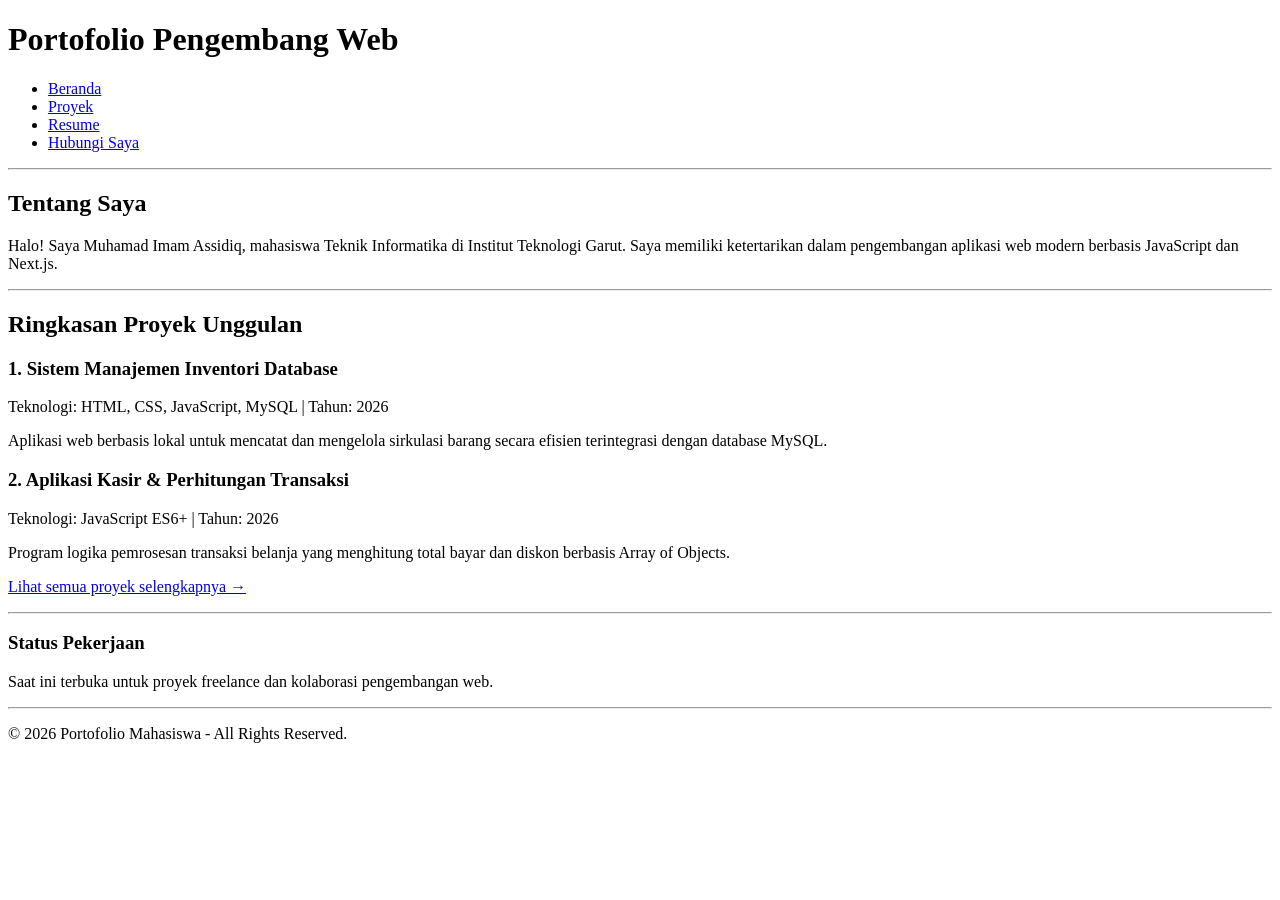
<file: modul-2/index.html>
<!DOCTYPE html>
<html lang="id">
<head>
    <meta charset="UTF-8">
    <meta name="viewport" content="width=device-width, initial-scale=1.0">
    <title>Modul 2 - Web Portofolio Mahasiswa</title>
</head>
<body>
 
    <header>
        <h1>Portofolio Pengembang Web</h1>
        <nav>
            <ul>
                <li><a href="index.html">Beranda</a></li>
                <li><a href="proyek.html">Proyek</a></li>
                <li><a href="resume.html">Resume</a></li>
                <li><a href="kontak.html">Hubungi Saya</a></li>
            </ul>
        </nav>
    </header>
    
    <hr>
    
    <main>
        <section id="tentang">
            <h2>Tentang Saya</h2>
            <p>Halo! Saya Muhamad Imam Assidiq, mahasiswa Teknik Informatika di Institut Teknologi Garut. Saya memiliki ketertarikan dalam pengembangan aplikasi web modern berbasis JavaScript dan Next.js.</p>
        </section>
        
        <hr>
        
        <section id="proyek-ringkasan">
            <h2>Ringkasan Proyek Unggulan</h2>

            <article>
                <header>
                    <h3>1. Sistem Manajemen Inventori Database</h3>
                    <p>Teknologi: HTML, CSS, JavaScript, MySQL | Tahun: <time datetime="2026">2026</time></p>
                </header>
                <p>Aplikasi web berbasis lokal untuk mencatat dan mengelola sirkulasi barang secara efisien terintegrasi dengan database MySQL.</p>
            </article>

            <article>
                <header>
                    <h3>2. Aplikasi Kasir & Perhitungan Transaksi</h3>
                    <p>Teknologi: JavaScript ES6+ | Tahun: <time datetime="2026">2026</time></p>
                </header>
                <p>Program logika pemrosesan transaksi belanja yang menghitung total bayar dan diskon berbasis Array of Objects.</p>
            </article>

            <p><a href="proyek.html">Lihat semua proyek selengkapnya &rarr;</a></p>
        </section>

        <hr>
    </main>

    <aside>
        <h3>Status Pekerjaan</h3>
        <p>Saat ini terbuka untuk proyek freelance dan kolaborasi pengembangan web.</p>
    </aside>

    <hr>

    <footer>
        <p>&copy; 2026 Portofolio Mahasiswa - All Rights Reserved.</p>
    </footer>

</body>
</html>
</file>
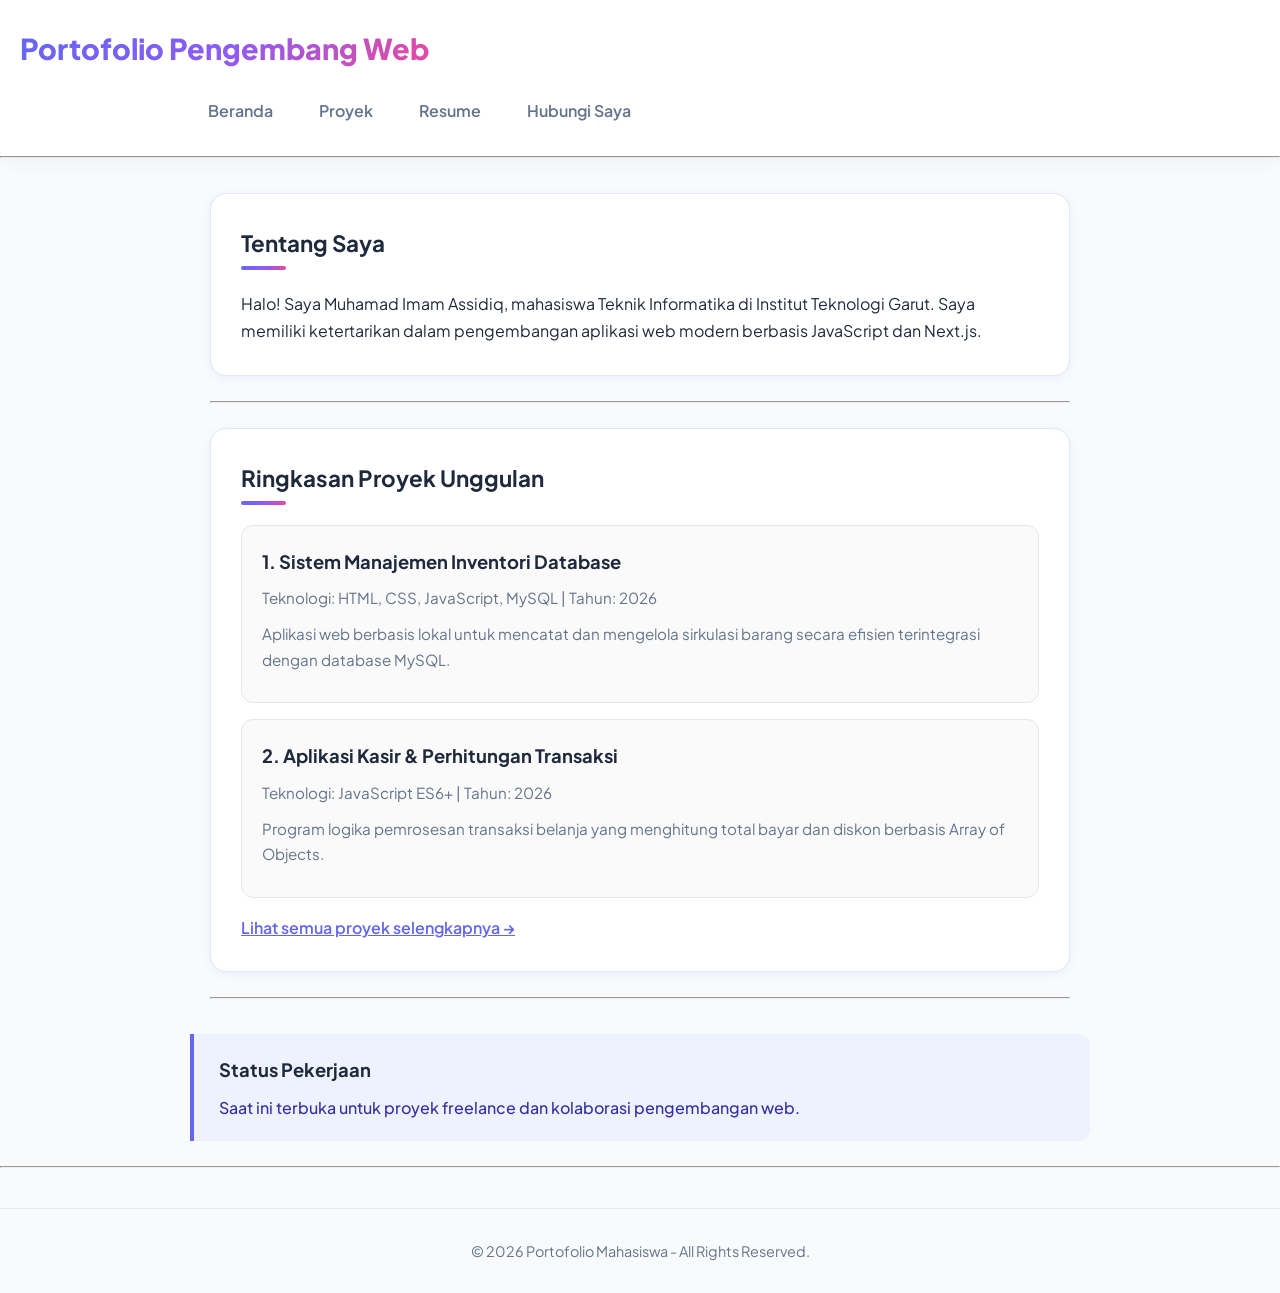
<file: modul-3/index.html>
<!DOCTYPE html>
<html lang="id">
<head>
    <meta charset="UTF-8">
    <meta name="viewport" content="width=device-width, initial-scale=1.0">
    <title>Modul 3 - Web Portofolio Mahasiswa</title>
    <link rel="stylesheet" href="style.css">
</head>
<body>
 
    <header>
        <h1>Portofolio Pengembang Web</h1>
        <nav>
            <ul>
                <li><a href="index.html">Beranda</a></li>
                <li><a href="proyek.html">Proyek</a></li>
                <li><a href="resume.html">Resume</a></li>
                <li><a href="kontak.html">Hubungi Saya</a></li>
            </ul>
        </nav>
    </header>
    
    <hr>
    
    <main>
        <section id="tentang">
            <h2>Tentang Saya</h2>
            <p>Halo! Saya Muhamad Imam Assidiq, mahasiswa Teknik Informatika di Institut Teknologi Garut. Saya memiliki ketertarikan dalam pengembangan aplikasi web modern berbasis JavaScript dan Next.js.</p>
        </section>
        
        <hr>
        
        <section id="proyek-ringkasan">
            <h2>Ringkasan Proyek Unggulan</h2>

            <article>
                <header>
                    <h3>1. Sistem Manajemen Inventori Database</h3>
                    <p>Teknologi: HTML, CSS, JavaScript, MySQL | Tahun: <time datetime="2026">2026</time></p>
                </header>
                <p>Aplikasi web berbasis lokal untuk mencatat dan mengelola sirkulasi barang secara efisien terintegrasi dengan database MySQL.</p>
            </article>

            <article>
                <header>
                    <h3>2. Aplikasi Kasir & Perhitungan Transaksi</h3>
                    <p>Teknologi: JavaScript ES6+ | Tahun: <time datetime="2026">2026</time></p>
                </header>
                <p>Program logika pemrosesan transaksi belanja yang menghitung total bayar dan diskon berbasis Array of Objects.</p>
            </article>

            <p><a href="proyek.html">Lihat semua proyek selengkapnya &rarr;</a></p>
        </section>

        <hr>
    </main>

    <aside>
        <h3>Status Pekerjaan</h3>
        <p>Saat ini terbuka untuk proyek freelance dan kolaborasi pengembangan web.</p>
    </aside>

    <hr>

    <footer>
        <p>&copy; 2026 Portofolio Mahasiswa - All Rights Reserved.</p>
    </footer>

</body>
</html>
</file>
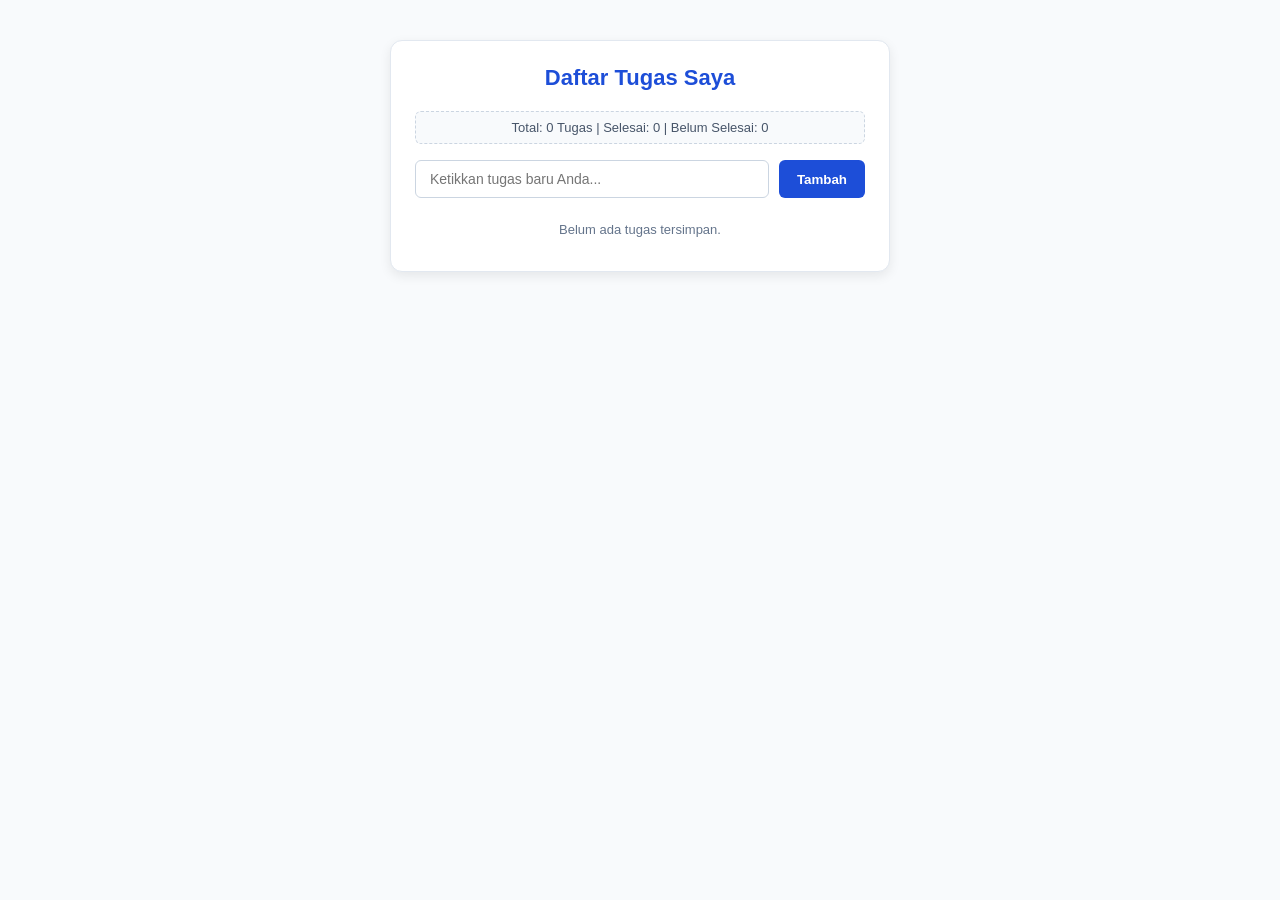
<file: modul-5/index.html>
<!DOCTYPE html>
<html lang="id">
<head>
    <meta charset="UTF-8">
    <meta name="viewport" content="width=device-width, initial-scale=1.0">
    <title>Aplikasi To-Do List - Modul 5</title>
    <link rel="stylesheet" href="style.css">
</head>
<body>
    <div class="floating-notification" id="floatingNotification"></div>
    <div class="todo-app">
        <h2>Daftar Tugas Saya</h2>
        
        <!-- Fitur 1: Penghitung Jumlah Tugas -->
        <div id="taskCounter" class="task-counter">Total: 0 Tugas | Selesai: 0 | Belum Selesai: 0</div>

        <!-- Form Input Tugas -->
        <form id="todoForm" novalidate>
            <div class="input-section">
                <input type="text" id="taskInput" placeholder="Ketikkan tugas baru Anda...">
                <button type="submit" class="add-btn">Tambah</button>
            </div>
            <div class="error-message" id="inputError">Tugas tidak boleh kosong atau kurang dari 3 karakter!</div>
        </form>
        
        <!-- Daftar Tugas -->
        <ul class="todo-list" id="todoList"></ul>
        
        <!-- Fitur 2: Tombol Bersihkan Tugas Selesai -->
        <button id="clearCompletedBtn" class="clear-btn" style="display: none;">Bersihkan Tugas Selesai</button>
    </div>
    <script src="script.js"></script>
</body>
</html>
</file>
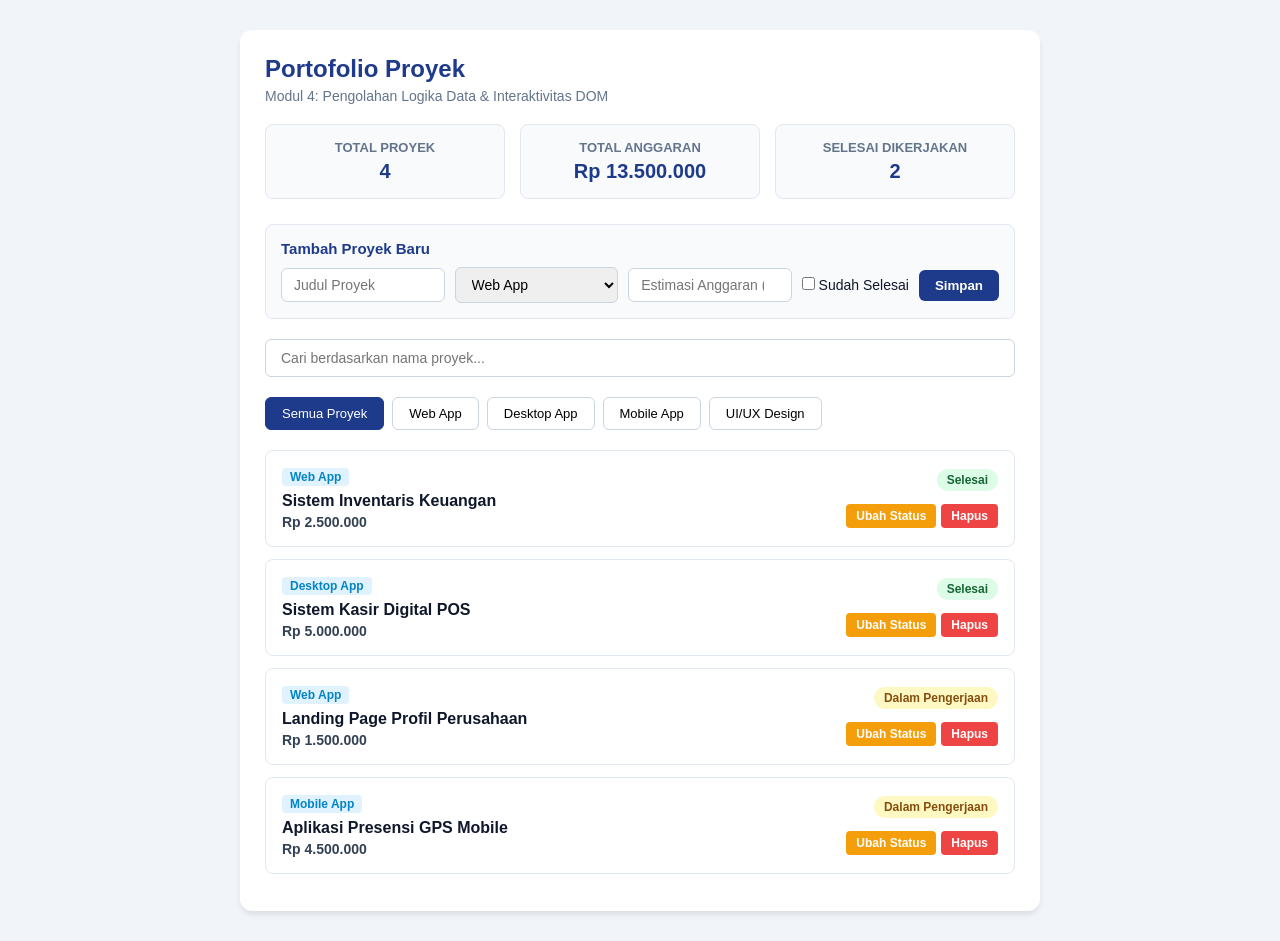
<file: modul_4/index.html>
<!DOCTYPE html>
<html lang="id">
<head>
 <meta charset="UTF-8">
 <meta name="viewport" content="width=device-width, initial-scale=1.0">
 <title>Dashboard Portofolio Proyek - Modul 4</title>
 <style>
 * { box-sizing: border-box; margin: 0; padding: 0; font-family: 'Segoe UI', Tahoma, Geneva, sans-serif; }
 body { background-color: #f1f5f9; color: #0f172a; padding: 30px 15px; }
 .container { max-width: 800px; margin: 0 auto; background: #ffffff; border-radius: 12px; padding: 25px; box-shadow: 0 4px 6px -1px rgba(0, 0, 0, 0.1); }
 h1 { color: #1e3a8a; font-size: 24px; margin-bottom: 5px; }
 p.subtitle { color: #64748b; margin-bottom: 20px; font-size: 14px; }
 .stats-grid { display: grid; grid-template-columns: repeat(auto-fit, minmax(200px, 1fr)); gap: 15px; margin-bottom: 25px; }
 .stat-card { background: #f8fafc; border: 1px solid #e2e8f0; border-radius: 8px; padding: 15px; text-align: center; }
 .stat-card h3 { font-size: 13px; color: #64748b; text-transform: uppercase; margin-bottom: 5px; }
 .stat-card p { font-size: 20px; font-weight: bold; color: #1e3a8a; }
 
 /* Styling untuk form & search */
 .form-container { background: #f8fafc; border: 1px solid #e2e8f0; border-radius: 8px; padding: 15px; margin-bottom: 20px; }
 .form-container h3 { font-size: 15px; margin-bottom: 10px; color: #1e3a8a; }
 .input-group { display: flex; flex-wrap: wrap; gap: 10px; align-items: center; }
 .form-input { padding: 8px 12px; border: 1px solid #cbd5e1; border-radius: 6px; flex: 1; min-width: 150px; font-size: 14px; }
 .btn-submit { background: #1e3a8a; color: white; padding: 8px 16px; border: none; border-radius: 6px; cursor: pointer; font-weight: 600; }
 .btn-submit:hover { background: #172a6b; }
 .search-container { margin-bottom: 20px; }
 .search-input { width: 100%; padding: 10px 15px; border: 1px solid #cbd5e1; border-radius: 6px; font-size: 14px; }

 .filter-group { display: flex; gap: 8px; margin-bottom: 20px; flex-wrap: wrap; }
 .btn-filter { padding: 8px 16px; border: 1px solid #cbd5e1; background: #ffffff; border-radius: 6px; cursor: pointer; font-size: 13px; font-weight: 500; transition: all 0.2s; }
 .btn-filter.active, .btn-filter:hover { background: #1e3a8a; color: #ffffff; border-color: #1e3a8a; }
 .project-card { border: 1px solid #e2e8f0; border-radius: 8px; padding: 16px; margin-bottom: 12px; display: flex; justify-content: space-between; align-items: center; background: #ffffff; transition: transform 0.15s ease; }
 .project-card:hover { transform: translateY(-2px); box-shadow: 0 4px 6px rgba(0,0,0,0.05); }
 .project-info h4 { font-size: 16px; color: #0f172a; margin-bottom: 4px; }
 .project-category { display: inline-block; font-size: 12px; color: #0284c7; background: #e0f2fe; padding: 2px 8px; border-radius: 4px; margin-bottom: 6px; font-weight: 600; }
 .project-budget { font-size: 14px; color: #334155; font-weight: 600; }
 .badge { padding: 4px 10px; border-radius: 20px; font-size: 12px; font-weight: 600; display: inline-block; margin-bottom: 8px; }
 .badge-success { background: #dcfce7; color: #166534; }
 .badge-pending { background: #fef9c3; color: #854d0e; }
 
 /* Styling untuk tombol aksi */
 .card-actions { display: flex; flex-direction: column; align-items: flex-end; gap: 5px; }
 .action-buttons { display: flex; gap: 5px; }
 .btn-action { padding: 5px 10px; border: none; border-radius: 4px; font-size: 12px; font-weight: 600; cursor: pointer; color: white; }
 .btn-toggle { background: #f59e0b; }
 .btn-toggle:hover { background: #d97706; }
 .btn-delete { background: #ef4444; }
 .btn-delete:hover { background: #dc2626; }
 </style>
</head>
<body>
 <div class="container">
    <h1>Portofolio Proyek</h1>
    <p class="subtitle">Modul 4: Pengolahan Logika Data & Interaktivitas DOM</p>
 
    <!-- Kartu ringkasan statistik -->
    <div class="stats-grid">
        <div class="stat-card">
            <h3>Total Proyek</h3>
            <p id="stat-total-projects">0</p>
        </div>
        <div class="stat-card">
            <h3>Total Anggaran</h3>
            <p id="stat-total-budget">Rp 0</p>
        </div>
        <div class="stat-card">
            <h3>Selesai Dikerjakan</h3>
            <p id="stat-completed-projects">0</p>
        </div>
    </div>

    <!-- Form input proyek dinamis -->
    <div class="form-container">
        <h3>Tambah Proyek Baru</h3>
        <form id="project-form">
            <div class="input-group">
                <input type="text" id="input-title" class="form-input" placeholder="Judul Proyek" required>
                <select id="input-category" class="form-input">
                    <option value="Web App">Web App</option>
                    <option value="Mobile App">Mobile App</option>
                    <option value="Desktop App">Desktop App</option>
                    <option value="UI/UX Design">UI/UX Design</option>
                </select>
                <input type="number" id="input-budget" class="form-input" placeholder="Estimasi Anggaran (Rp)" required>
                <label style="font-size: 14px; cursor: pointer;">
                    <input type="checkbox" id="input-completed"> Sudah Selesai
                </label>
                <button type="submit" class="btn-submit">Simpan</button>
            </div>
        </form>
    </div>

    <!-- Pencarian real-time -->
    <div class="search-container">
        <input type="text" id="search-input" class="search-input" placeholder="Cari berdasarkan nama proyek...">
    </div>

    <!-- Tombol filter kategori -->
    <div class="filter-group">
        <button class="btn-filter active" data-category="Semua">Semua Proyek</button>
        <button class="btn-filter" data-category="Web App">Web App</button>
        <button class="btn-filter" data-category="Desktop App">Desktop App</button>
        <button class="btn-filter" data-category="Mobile App">Mobile App</button>
        <button class="btn-filter" data-category="UI/UX Design">UI/UX Design</button>
    </div>

    <!-- Kontainer daftar proyek -->
    <div id="project-list"></div>
 </div>
 <script src="main.js"></script>
</body>
</html>
</file>
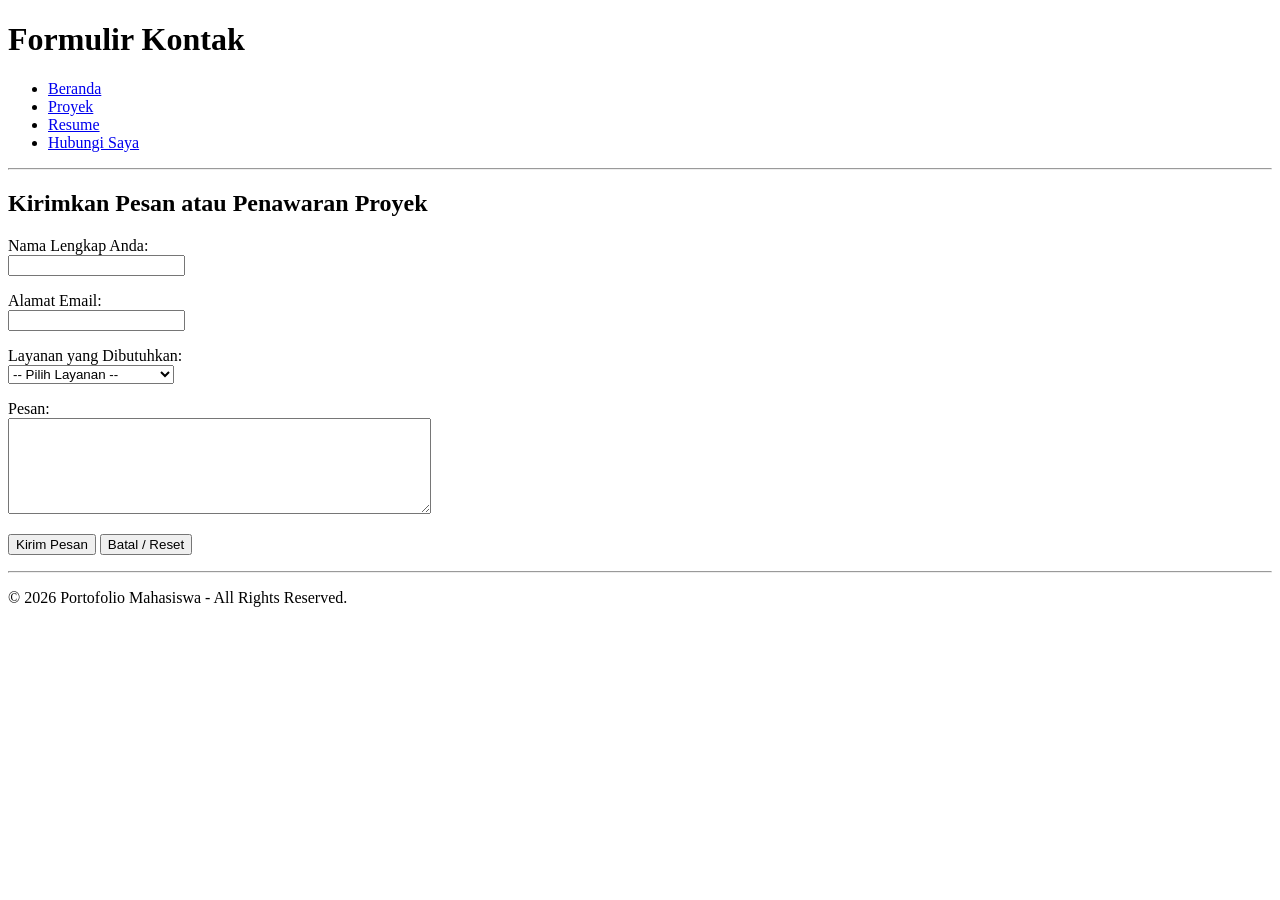
<file: modul-2/kontak.html>
<!DOCTYPE html>
<html lang="id">
<head>
    <meta charset="UTF-8">
    <meta name="viewport" content="width=device-width, initial-scale=1.0">
    <title>Modul 2 - Form Kontak</title>
</head>
<body>

    <header>
        <h1>Formulir Kontak</h1>
        <nav>
            <ul>
                <li><a href="index.html">Beranda</a></li>
                <li><a href="proyek.html">Proyek</a></li>
                <li><a href="resume.html">Resume</a></li>
                <li><a href="kontak.html">Hubungi Saya</a></li>
            </ul>
        </nav>
    </header>

    <hr>

    <main>
        <section>
            <h2>Kirimkan Pesan atau Penawaran Proyek</h2>
            <form action="#" method="POST">

                <p>
                    <label for="nama_pengirim">Nama Lengkap Anda:</label><br>
                    <input type="text" id="nama_pengirim" name="nama_pengirim" required>
                </p>
                <p>
                    <label for="email_pengirim">Alamat Email:</label><br>
                    <input type="email" id="email_pengirim" name="email_pengirim" required>
                </p>
                
                <p>
                    <label for="jenis_layanan">Layanan yang Dibutuhkan:</label><br>
                    <select id="jenis_layanan" name="jenis_layanan" required>
                        <option value="">-- Pilih Layanan --</option>
                        <option value="web">Pembuatan Web</option>
                        <option value="app">Pengembangan Aplikasi</option>
                        <option value="other">Lain-lain</option>
                    </select>
                </p>

                <p>
                    <label for="pesan">Pesan:</label><br>
                    <textarea id="pesan" name="pesan" rows="6" cols="50" required></textarea>
                </p>
                
                <p>
                    <button type="submit">Kirim Pesan</button>
                    <button type="reset">Batal / Reset</button>
                </p>

            </form>
        </section>
    </main>

    <hr>

    <footer>
        <p>&copy; 2026 Portofolio Mahasiswa - All Rights Reserved.</p>
    </footer>

</body>
</html>
</file>
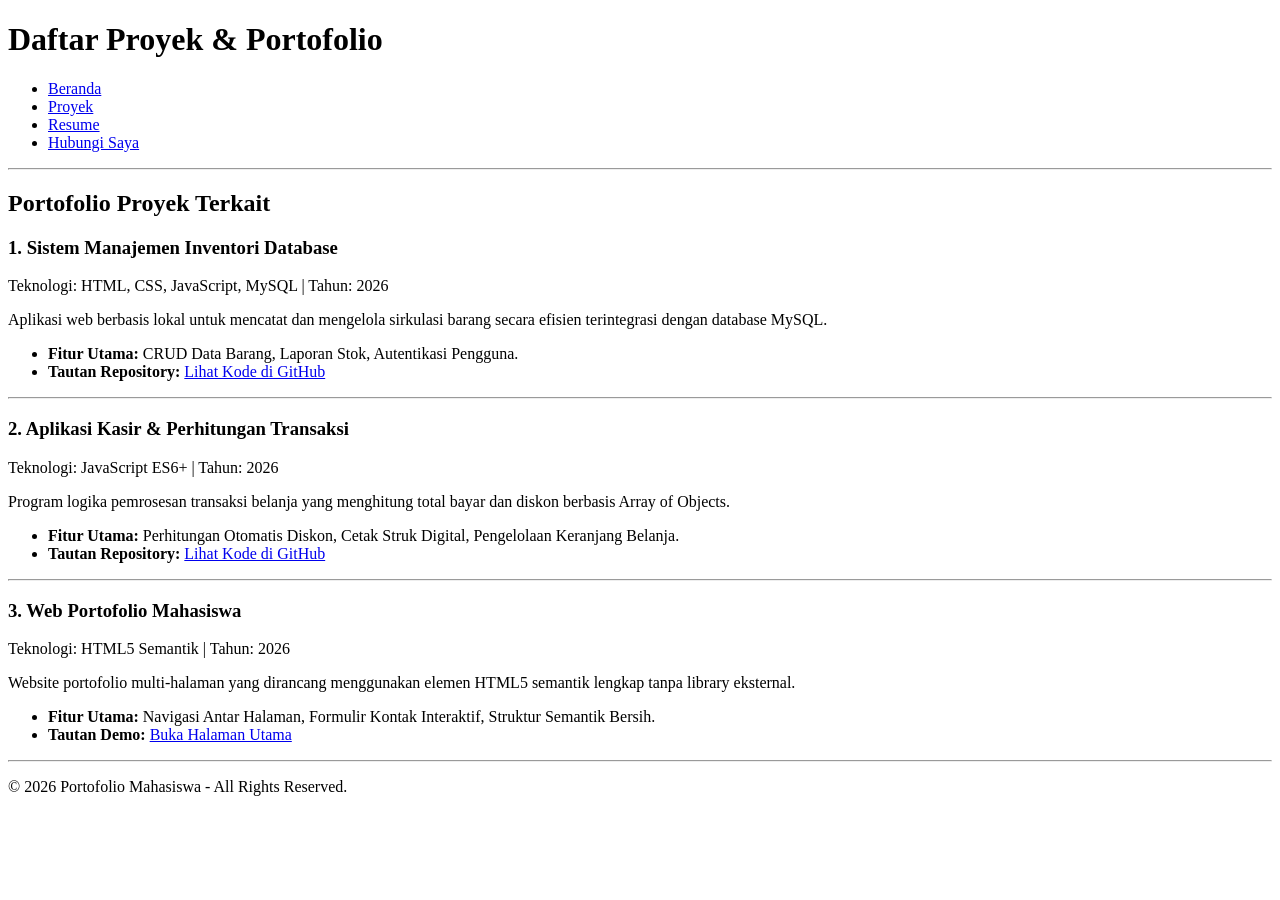
<file: modul-2/proyek.html>
<!DOCTYPE html>
<html lang="id">
<head>
    <meta charset="UTF-8">
    <meta name="viewport" content="width=device-width, initial-scale=1.0">
    <title>Modul 2 - Daftar Proyek</title>
</head>
<body>

    <header>
        <h1>Daftar Proyek & Portofolio</h1>
        <nav>
            <ul>
                <li><a href="index.html">Beranda</a></li>
                <li><a href="proyek.html">Proyek</a></li>
                <li><a href="resume.html">Resume</a></li>
                <li><a href="kontak.html">Hubungi Saya</a></li>
            </ul>
        </nav>
    </header>

    <hr>

    <main>
        <section id="semua-proyek">
            <h2>Portofolio Proyek Terkait</h2>

            <article>
                <header>
                    <h3>1. Sistem Manajemen Inventori Database</h3>
                    <p>Teknologi: HTML, CSS, JavaScript, MySQL | Tahun: <time datetime="2026">2026</time></p>
                </header>
                <p>Aplikasi web berbasis lokal untuk mencatat dan mengelola sirkulasi barang secara efisien terintegrasi dengan database MySQL.</p>
                <ul>
                    <li><strong>Fitur Utama:</strong> CRUD Data Barang, Laporan Stok, Autentikasi Pengguna.</li>
                    <li><strong>Tautan Repository:</strong> <a href="#" target="_blank">Lihat Kode di GitHub</a></li>
                </ul>
            </article>

            <hr>

            <article>
                <header>
                    <h3>2. Aplikasi Kasir & Perhitungan Transaksi</h3>
                    <p>Teknologi: JavaScript ES6+ | Tahun: <time datetime="2026">2026</time></p>
                </header>
                <p>Program logika pemrosesan transaksi belanja yang menghitung total bayar dan diskon berbasis Array of Objects.</p>
                <ul>
                    <li><strong>Fitur Utama:</strong> Perhitungan Otomatis Diskon, Cetak Struk Digital, Pengelolaan Keranjang Belanja.</li>
                    <li><strong>Tautan Repository:</strong> <a href="#" target="_blank">Lihat Kode di GitHub</a></li>
                </ul>
            </article>

            <hr>

            <article>
                <header>
                    <h3>3. Web Portofolio Mahasiswa</h3>
                    <p>Teknologi: HTML5 Semantik | Tahun: <time datetime="2026">2026</time></p>
                </header>
                <p>Website portofolio multi-halaman yang dirancang menggunakan elemen HTML5 semantik lengkap tanpa library eksternal.</p>
                <ul>
                    <li><strong>Fitur Utama:</strong> Navigasi Antar Halaman, Formulir Kontak Interaktif, Struktur Semantik Bersih.</li>
                    <li><strong>Tautan Demo:</strong> <a href="index.html">Buka Halaman Utama</a></li>
                </ul>
            </article>
        </section>
    </main>

    <hr>

    <footer>
        <p>&copy; 2026 Portofolio Mahasiswa - All Rights Reserved.</p>
    </footer>

</body>
</html>
</file>
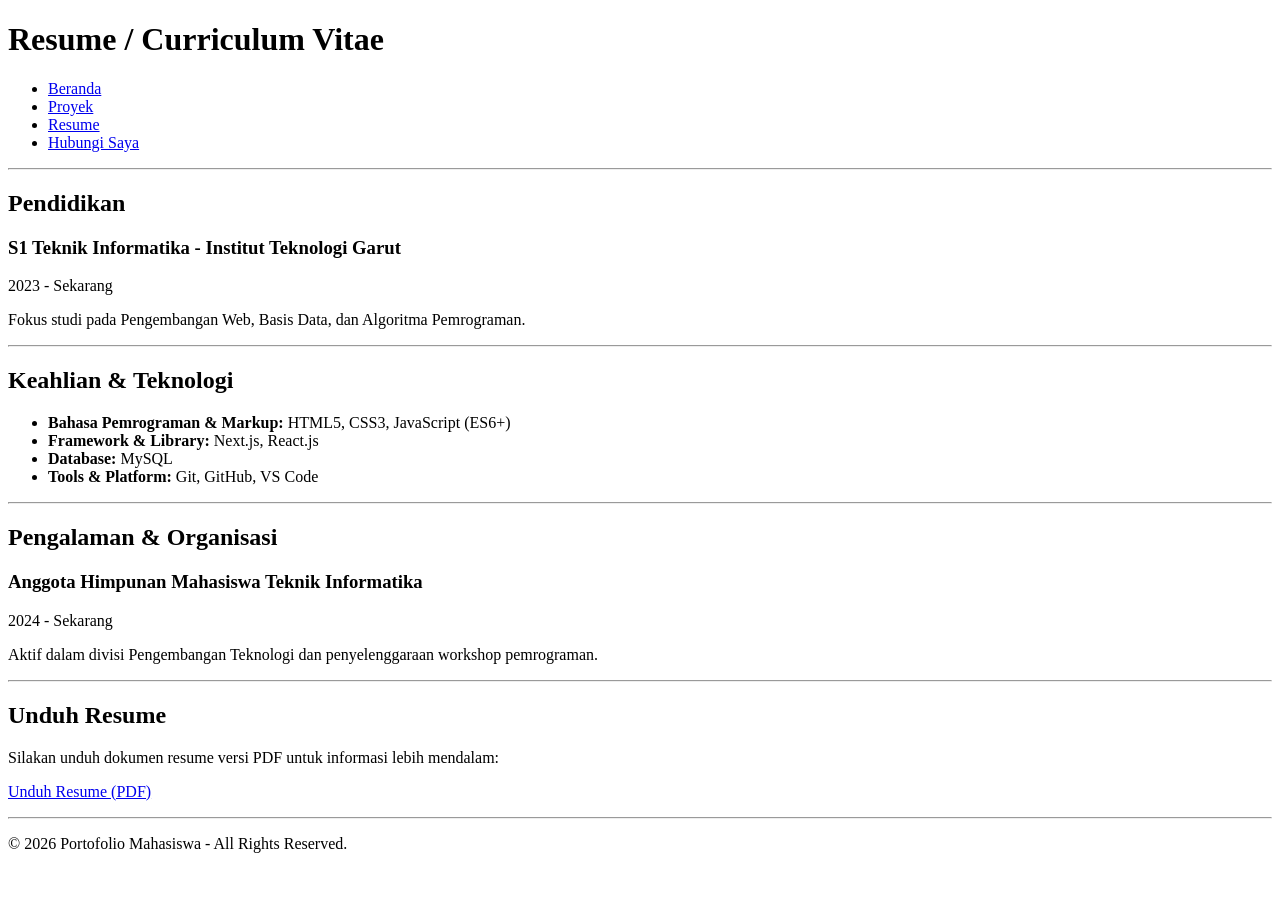
<file: modul-2/resume.html>
<!DOCTYPE html>
<html lang="id">
<head>
    <meta charset="UTF-8">
    <meta name="viewport" content="width=device-width, initial-scale=1.0">
    <title>Modul 2 - Resume & Riwayat Hidup</title>
</head>
<body>

    <header>
        <h1>Resume / Curriculum Vitae</h1>
        <nav>
            <ul>
                <li><a href="index.html">Beranda</a></li>
                <li><a href="proyek.html">Proyek</a></li>
                <li><a href="resume.html">Resume</a></li>
                <li><a href="kontak.html">Hubungi Saya</a></li>
            </ul>
        </nav>
    </header>

    <hr>

    <main>
        <section id="pendidikan">
            <h2>Pendidikan</h2>
            <article>
                <h3>S1 Teknik Informatika - Institut Teknologi Garut</h3>
                <p><time datetime="2023">2023</time> - Sekarang</p>
                <p>Fokus studi pada Pengembangan Web, Basis Data, dan Algoritma Pemrograman.</p>
            </article>
        </section>

        <hr>

        <section id="keahlian">
            <h2>Keahlian & Teknologi</h2>
            <ul>
                <li><strong>Bahasa Pemrograman & Markup:</strong> HTML5, CSS3, JavaScript (ES6+)</li>
                <li><strong>Framework & Library:</strong> Next.js, React.js</li>
                <li><strong>Database:</strong> MySQL</li>
                <li><strong>Tools & Platform:</strong> Git, GitHub, VS Code</li>
            </ul>
        </section>

        <hr>

        <section id="pengalaman">
            <h2>Pengalaman & Organisasi</h2>
            <article>
                <h3>Anggota Himpunan Mahasiswa Teknik Informatika</h3>
                <p><time datetime="2024">2024</time> - Sekarang</p>
                <p>Aktif dalam divisi Pengembangan Teknologi dan penyelenggaraan workshop pemrograman.</p>
            </article>
        </section>

        <hr>

        <section id="unduh">
            <h2>Unduh Resume</h2>
            <p>Silakan unduh dokumen resume versi PDF untuk informasi lebih mendalam:</p>
            <p><a href="#" download>Unduh Resume (PDF)</a></p>
        </section>
    </main>

    <hr>

    <footer>
        <p>&copy; 2026 Portofolio Mahasiswa - All Rights Reserved.</p>
    </footer>

</body>
</html>
</file>
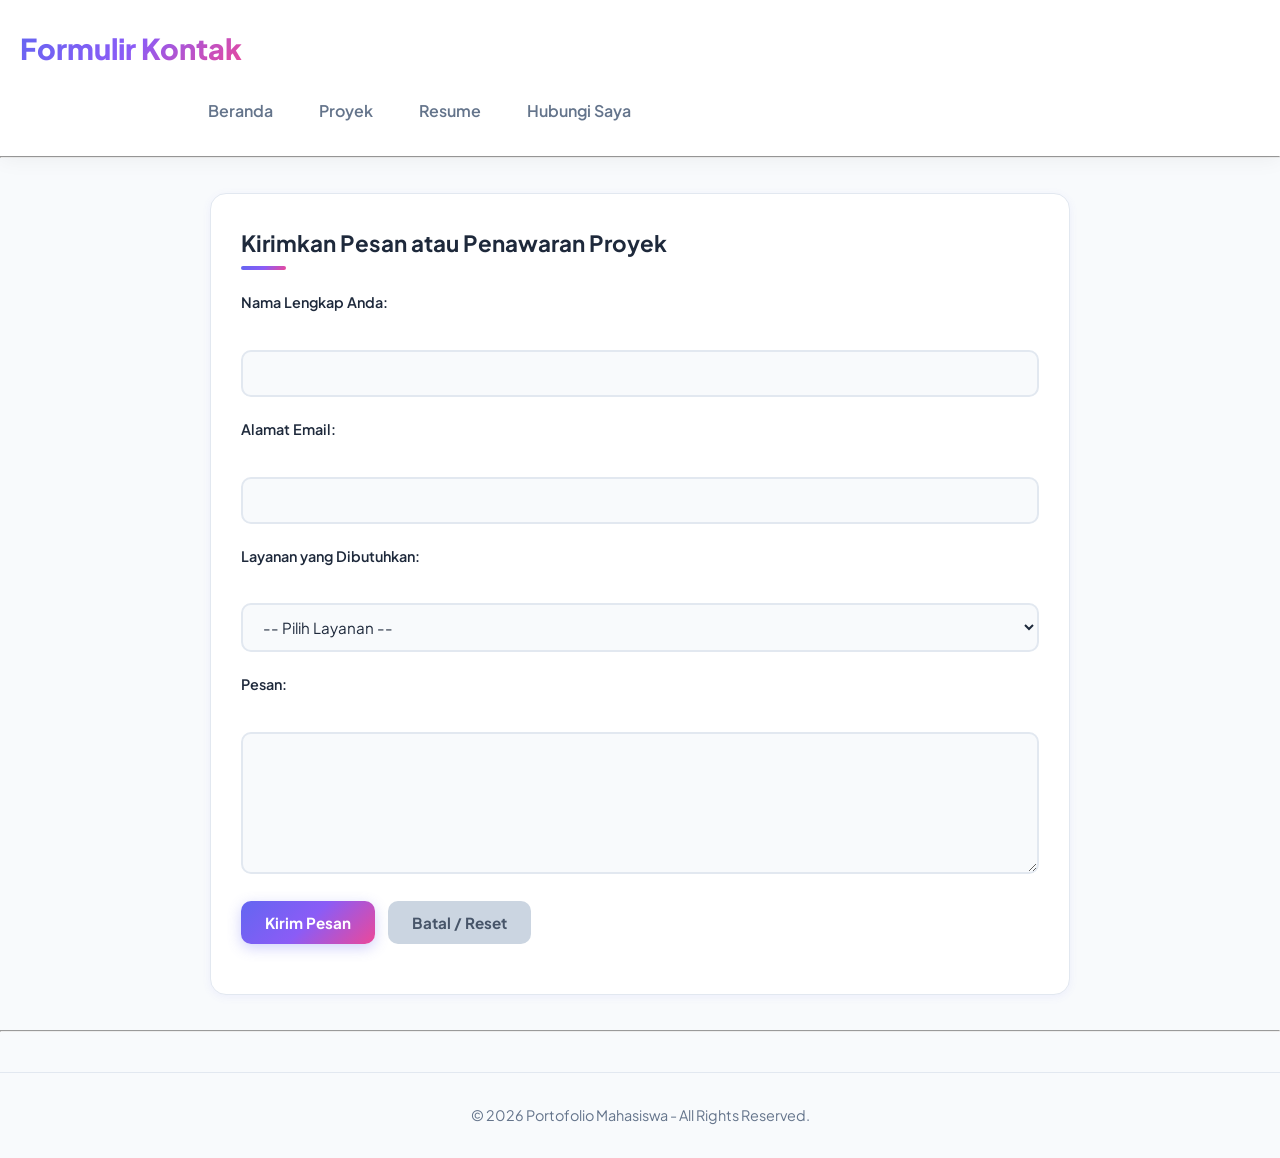
<file: modul-3/kontak.html>
<!DOCTYPE html>
<html lang="id">
<head>
    <meta charset="UTF-8">
    <meta name="viewport" content="width=device-width, initial-scale=1.0">
    <title>Modul 3 - Form Kontak</title>
    <link rel="stylesheet" href="style.css">
</head>
<body>

    <header>
        <h1>Formulir Kontak</h1>
        <nav>
            <ul>
                <li><a href="index.html">Beranda</a></li>
                <li><a href="proyek.html">Proyek</a></li>
                <li><a href="resume.html">Resume</a></li>
                <li><a href="kontak.html">Hubungi Saya</a></li>
            </ul>
        </nav>
    </header>

    <hr>

    <main>
        <section>
            <h2>Kirimkan Pesan atau Penawaran Proyek</h2>
            <form action="#" method="POST">

                <p>
                    <label for="nama_pengirim">Nama Lengkap Anda:</label><br>
                    <input type="text" id="nama_pengirim" name="nama_pengirim" required>
                </p>
                <p>
                    <label for="email_pengirim">Alamat Email:</label><br>
                    <input type="email" id="email_pengirim" name="email_pengirim" required>
                </p>
                
                <p>
                    <label for="jenis_layanan">Layanan yang Dibutuhkan:</label><br>
                    <select id="jenis_layanan" name="jenis_layanan" required>
                        <option value="">-- Pilih Layanan --</option>
                        <option value="web">Pembuatan Web</option>
                        <option value="app">Pengembangan Aplikasi</option>
                        <option value="other">Lain-lain</option>
                    </select>
                </p>

                <p>
                    <label for="pesan">Pesan:</label><br>
                    <textarea id="pesan" name="pesan" rows="6" cols="50" required></textarea>
                </p>
                
                <p>
                    <button type="submit">Kirim Pesan</button>
                    <button type="reset">Batal / Reset</button>
                </p>

            </form>
        </section>
    </main>

    <hr>

    <footer>
        <p>&copy; 2026 Portofolio Mahasiswa - All Rights Reserved.</p>
    </footer>

</body>
</html>
</file>
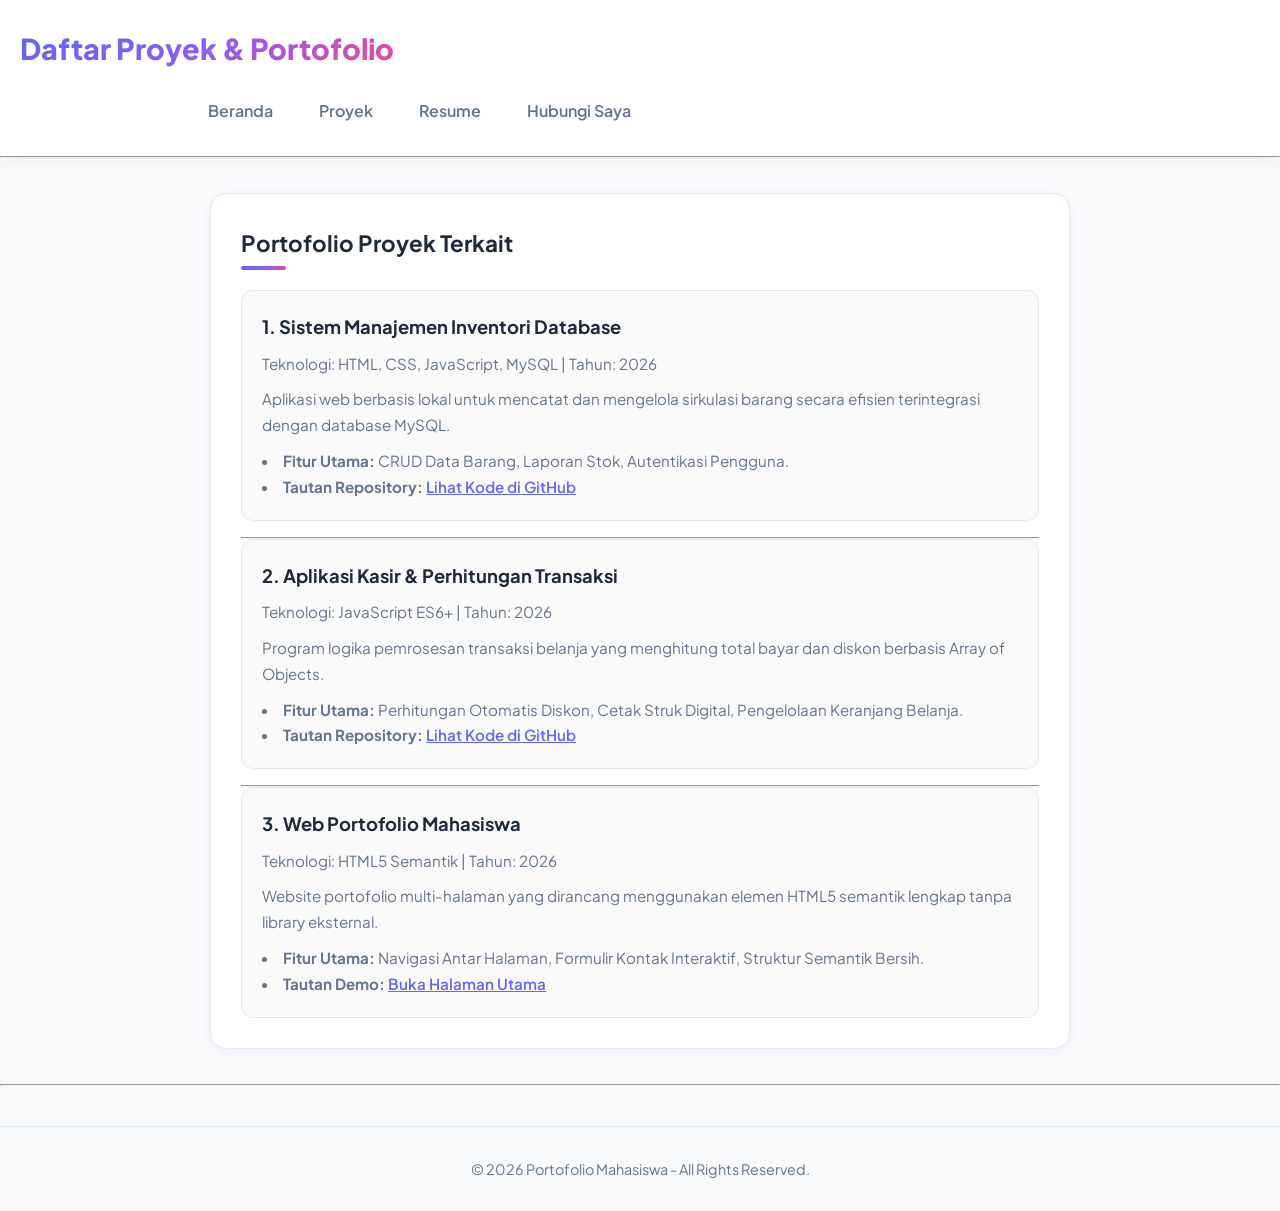
<file: modul-3/proyek.html>
<!DOCTYPE html>
<html lang="id">
<head>
    <meta charset="UTF-8">
    <meta name="viewport" content="width=device-width, initial-scale=1.0">
    <title>Modul 3 - Daftar Proyek</title>
    <link rel="stylesheet" href="style.css">
</head>
<body>

    <header>
        <h1>Daftar Proyek & Portofolio</h1>
        <nav>
            <ul>
                <li><a href="index.html">Beranda</a></li>
                <li><a href="proyek.html">Proyek</a></li>
                <li><a href="resume.html">Resume</a></li>
                <li><a href="kontak.html">Hubungi Saya</a></li>
            </ul>
        </nav>
    </header>

    <hr>

    <main>
        <section id="semua-proyek">
            <h2>Portofolio Proyek Terkait</h2>

            <article>
                <header>
                    <h3>1. Sistem Manajemen Inventori Database</h3>
                    <p>Teknologi: HTML, CSS, JavaScript, MySQL | Tahun: <time datetime="2026">2026</time></p>
                </header>
                <p>Aplikasi web berbasis lokal untuk mencatat dan mengelola sirkulasi barang secara efisien terintegrasi dengan database MySQL.</p>
                <ul>
                    <li><strong>Fitur Utama:</strong> CRUD Data Barang, Laporan Stok, Autentikasi Pengguna.</li>
                    <li><strong>Tautan Repository:</strong> <a href="#" target="_blank">Lihat Kode di GitHub</a></li>
                </ul>
            </article>

            <hr>

            <article>
                <header>
                    <h3>2. Aplikasi Kasir & Perhitungan Transaksi</h3>
                    <p>Teknologi: JavaScript ES6+ | Tahun: <time datetime="2026">2026</time></p>
                </header>
                <p>Program logika pemrosesan transaksi belanja yang menghitung total bayar dan diskon berbasis Array of Objects.</p>
                <ul>
                    <li><strong>Fitur Utama:</strong> Perhitungan Otomatis Diskon, Cetak Struk Digital, Pengelolaan Keranjang Belanja.</li>
                    <li><strong>Tautan Repository:</strong> <a href="#" target="_blank">Lihat Kode di GitHub</a></li>
                </ul>
            </article>

            <hr>

            <article>
                <header>
                    <h3>3. Web Portofolio Mahasiswa</h3>
                    <p>Teknologi: HTML5 Semantik | Tahun: <time datetime="2026">2026</time></p>
                </header>
                <p>Website portofolio multi-halaman yang dirancang menggunakan elemen HTML5 semantik lengkap tanpa library eksternal.</p>
                <ul>
                    <li><strong>Fitur Utama:</strong> Navigasi Antar Halaman, Formulir Kontak Interaktif, Struktur Semantik Bersih.</li>
                    <li><strong>Tautan Demo:</strong> <a href="index.html">Buka Halaman Utama</a></li>
                </ul>
            </article>
        </section>
    </main>

    <hr>

    <footer>
        <p>&copy; 2026 Portofolio Mahasiswa - All Rights Reserved.</p>
    </footer>

</body>
</html>
</file>
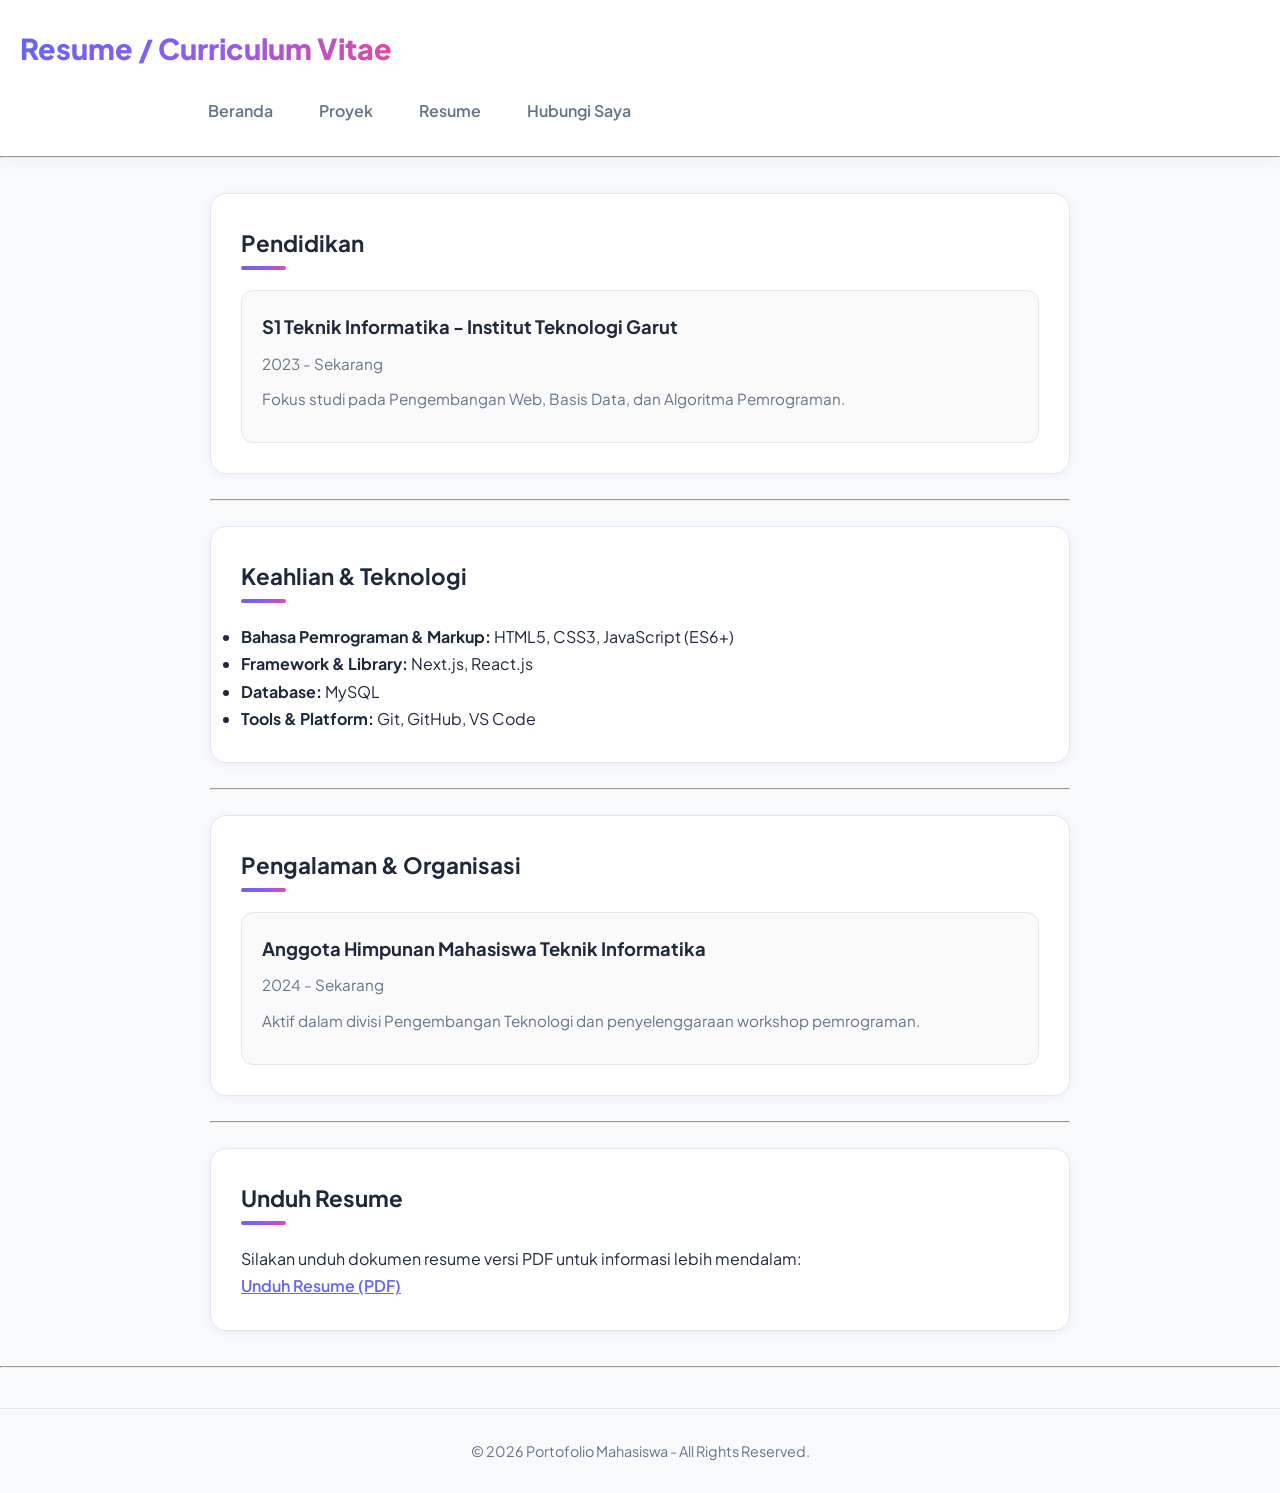
<file: modul-3/resume.html>
<!DOCTYPE html>
<html lang="id">
<head>
    <meta charset="UTF-8">
    <meta name="viewport" content="width=device-width, initial-scale=1.0">
    <title>Modul 3 - Resume & Riwayat Hidup</title>
    <link rel="stylesheet" href="style.css">
</head>
<body>

    <header>
        <h1>Resume / Curriculum Vitae</h1>
        <nav>
            <ul>
                <li><a href="index.html">Beranda</a></li>
                <li><a href="proyek.html">Proyek</a></li>
                <li><a href="resume.html">Resume</a></li>
                <li><a href="kontak.html">Hubungi Saya</a></li>
            </ul>
        </nav>
    </header>

    <hr>

    <main>
        <section id="pendidikan">
            <h2>Pendidikan</h2>
            <article>
                <h3>S1 Teknik Informatika - Institut Teknologi Garut</h3>
                <p><time datetime="2023">2023</time> - Sekarang</p>
                <p>Fokus studi pada Pengembangan Web, Basis Data, dan Algoritma Pemrograman.</p>
            </article>
        </section>

        <hr>

        <section id="keahlian">
            <h2>Keahlian & Teknologi</h2>
            <ul>
                <li><strong>Bahasa Pemrograman & Markup:</strong> HTML5, CSS3, JavaScript (ES6+)</li>
                <li><strong>Framework & Library:</strong> Next.js, React.js</li>
                <li><strong>Database:</strong> MySQL</li>
                <li><strong>Tools & Platform:</strong> Git, GitHub, VS Code</li>
            </ul>
        </section>

        <hr>

        <section id="pengalaman">
            <h2>Pengalaman & Organisasi</h2>
            <article>
                <h3>Anggota Himpunan Mahasiswa Teknik Informatika</h3>
                <p><time datetime="2024">2024</time> - Sekarang</p>
                <p>Aktif dalam divisi Pengembangan Teknologi dan penyelenggaraan workshop pemrograman.</p>
            </article>
        </section>

        <hr>

        <section id="unduh">
            <h2>Unduh Resume</h2>
            <p>Silakan unduh dokumen resume versi PDF untuk informasi lebih mendalam:</p>
            <p><a href="#" download>Unduh Resume (PDF)</a></p>
        </section>
    </main>

    <hr>

    <footer>
        <p>&copy; 2026 Portofolio Mahasiswa - All Rights Reserved.</p>
    </footer>

</body>
</html>
</file>
<file: modul-3/style.css>
@import url('https://fonts.googleapis.com/css2?family=Plus+Jakarta+Sans:wght@400;500;600;700;800&display=swap');

:root {
  --primary: #6366f1;
  --primary-hover: #4f46e5;
  --accent: #ec4899;
  --gradient: linear-gradient(135deg, #6366f1 0%, #8b5cf6 50%, #ec4899 100%);
  --bg-color: #f8fafc;
  --card-bg: #ffffff;
  --text-main: #1e293b;
  --text-muted: #64748b;
  --border-color: #e2e8f0;
  --shadow-sm: 0 2px 8px rgba(99, 102, 241, 0.08);
  --shadow-lg: 0 12px 30px rgba(99, 102, 241, 0.15);
}

* {
  margin: 0;
  padding: 0;
  box-sizing: border-box;
}

body {
  font-family: 'Plus Jakarta Sans', Arial, sans-serif;
  background-color: var(--bg-color);
  color: var(--text-main);
  line-height: 1.7;
}

body > header {
  background: var(--card-bg);
  padding: 24px 20px;
  box-shadow: 0 4px 20px rgba(0, 0, 0, 0.05);
  position: sticky;
  top: 0;
  z-index: 100;
  backdrop-filter: blur(10px);
}

body > header h1 {
  max-width: 900px;
  margin: 0 auto 16px auto;
  font-weight: 800;
  font-size: 1.8rem;
  background: var(--gradient);
  -webkit-background-clip: text;
  background-clip: text;
  -webkit-text-fill-color: transparent;
  display: inline-block;
}

nav {
  max-width: 900px;
  margin: auto;
}

nav ul {
  display: flex;
  gap: 10px;
  list-style: none;
  flex-wrap: wrap;
}

nav a {
  color: var(--text-muted);
  text-decoration: none;
  font-weight: 600;
  padding: 8px 18px;
  border-radius: 20px;
  transition: all 0.3s cubic-bezier(0.4, 0, 0.2, 1);
  display: inline-block;
}

nav a:hover {
  color: var(--primary);
  background-color: rgba(99, 102, 241, 0.1);
  transform: translateY(-2px);
}

main {
  max-width: 900px;
  margin: 35px auto;
  padding: 0 20px;
  display: flex;
  flex-direction: column;
  gap: 25px;
}

section {
  background-color: var(--card-bg);
  padding: 30px;
  border-radius: 16px;
  border: 1px solid var(--border-color);
  box-shadow: var(--shadow-sm);
  transition: all 0.3s ease;
}

section:hover {
  box-shadow: var(--shadow-lg);
}

h2 {
  font-size: 1.4rem;
  font-weight: 700;
  color: var(--text-main);
  margin-bottom: 20px;
  position: relative;
  padding-bottom: 8px;
}

h2::after {
  content: '';
  position: absolute;
  left: 0;
  bottom: 0;
  width: 45px;
  height: 4px;
  background: var(--gradient);
  border-radius: 4px;
}

h3 {
  font-size: 1.15rem;
  color: var(--text-main);
  margin-bottom: 8px;
}

article {
  padding: 20px;
  margin-bottom: 16px;
  border-radius: 12px;
  border: 1px solid var(--border-color);
  background-color: #fafafa;
  transition: all 0.3s cubic-bezier(0.4, 0, 0.2, 1);
}

article:last-child {
  margin-bottom: 0;
}

article:hover {
  transform: translateY(-4px);
  background-color: #ffffff;
  border-color: rgba(99, 102, 241, 0.3);
  box-shadow: 0 8px 24px rgba(99, 102, 241, 0.12);
}

article p {
  color: var(--text-muted);
  font-size: 0.95rem;
  margin-bottom: 10px;
}

article ul {
  list-style-position: inside;
  color: var(--text-muted);
  font-size: 0.95rem;
}

a {
  color: var(--primary);
  font-weight: 600;
  transition: color 0.2s ease;
}

a:hover {
  color: var(--accent);
}

form {
  margin-top: 10px;
}

form p {
  margin-bottom: 20px;
}

label {
  display: block;
  font-weight: 600;
  font-size: 0.9rem;
  margin-bottom: 8px;
  color: var(--text-main);
}

input[type="text"],
input[type="email"],
select,
textarea {
  width: 100%;
  padding: 12px 16px;
  border: 2px solid var(--border-color);
  border-radius: 10px;
  font-family: inherit;
  font-size: 0.95rem;
  background-color: #f8fafc;
  color: var(--text-main);
  transition: all 0.3s ease;
  outline: none;
}

input[type="text"]:focus,
input[type="email"]:focus,
select:focus,
textarea:focus {
  border-color: var(--primary);
  background-color: #ffffff;
  box-shadow: 0 0 0 4px rgba(99, 102, 241, 0.15);
}

button {
  padding: 12px 24px;
  border: none;
  border-radius: 10px;
  font-family: inherit;
  font-weight: 700;
  font-size: 0.95rem;
  color: white;
  background: var(--gradient);
  cursor: pointer;
  transition: all 0.3s cubic-bezier(0.4, 0, 0.2, 1);
  box-shadow: 0 4px 14px rgba(99, 102, 241, 0.3);
  margin-right: 10px;
}

button:hover {
  transform: translateY(-2px);
  box-shadow: 0 6px 20px rgba(99, 102, 241, 0.45);
  opacity: 0.95;
}

button:active {
  transform: translateY(0);
}

button[type="reset"] {
  background: #cbd5e1;
  color: #475569;
  box-shadow: none;
}

button[type="reset"]:hover {
  background: #94a3b8;
  color: white;
  box-shadow: 0 4px 12px rgba(148, 163, 184, 0.3);
}

aside {
  max-width: 900px;
  margin: 25px auto;
  padding: 20px 25px;
  background-color: #eef2ff;
  border-left: 4px solid var(--primary);
  border-radius: 0 12px 12px 0;
  color: #3730a3;
  font-weight: 500;
}

footer {
  padding: 30px 20px;
  text-align: center;
  color: var(--text-muted);
  font-size: 0.9rem;
  margin-top: 40px;
  border-top: 1px solid var(--border-color);
}

@media (max-width: 700px) {
  body > header h1 {
    font-size: 1.5rem;
  }
  
  nav ul {
    gap: 6px;
  }
  
  nav a {
    padding: 6px 12px;
    font-size: 0.88rem;
  }
  
  section {
    padding: 20px;
  }
  
  button {
    width: 100%;
    margin-right: 0;
    margin-bottom: 10px;
  }
}
</file>
<file: modul-5/style.css>
* { box-sizing: border-box; margin: 0; padding: 0; }
body {
    font-family: 'Segoe UI', Tahoma, Geneva, Verdana, sans-serif;
    background-color: #f8fafc; color: #1e293b; padding: 40px 20px; display: flex; justify-content: center;
}

/* Notifikasi Mengambang */
.floating-notification {
    position: fixed;
    top: 20px;
    left: 50%;
    transform: translateX(-50%) translateY(-20px);
    background-color: #dc2626;
    color: white;
    padding: 12px 20px;
    border-radius: 8px;
    font-size: 14px;
    font-weight: 500;
    box-shadow: 0 4px 12px rgba(0, 0, 0, 0.15);
    opacity: 0;
    visibility: hidden;
    transition: all 0.3s ease;
    z-index: 1000;
}

.floating-notification.show {
    opacity: 1;
    visibility: visible;
    transform: translateX(-50%) translateY(0);
}

.todo-app {
    background: #ffffff; width: 100%; max-width: 500px; padding: 24px; border-radius: 12px;
    border: 1px solid #e2e8f0; box-shadow: 0 4px 12px rgba(0, 0, 0, 0.08);
}

h2 { color: #1d4ed8; margin-bottom: 20px; text-align: center; font-size: 22px; }
.input-section { display: flex; gap: 10px; margin-bottom: 8px; }
input[type="text"] {
    flex: 1; padding: 10px 14px; border: 1px solid #cbd5e1; border-radius: 6px; font-size: 14px; outline: none;
}

input[type="text"].error { border-color: #dc3545; background-color: #fff5f5; }
button.add-btn {
    background-color: #1d4ed8; color: white; border: none; padding: 10px 18px;
    border-radius: 6px; font-weight: bold; cursor: pointer;
}

button.add-btn:hover { background-color: #1e40af; }
.error-message { color: #dc3545; font-size: 12px; margin-bottom: 14px; display: none;
}

.todo-list { list-style: none; margin-top: 14px; }
.todo-item {
    display: flex; align-items: center; justify-content: space-between;
    padding: 10px 12px; background-color: #f1f5f9; border-radius: 6px; margin-bottom: 8px;
}
.todo-item.completed { border-left-color: #16a34a; opacity: 0.7; }
.todo-item.completed .todo-text { text-decoration: line-through; color: #64748b; }
.todo-text { font-size: 14px; flex: 1; margin-right: 10px; }
.todo-actions { display: flex; gap: 6px; }
.action-btn {
    border: none; padding: 5px 9px; border-radius: 4px; font-size: 12px; cursor:
    pointer; font-weight: bold;
}
.complete-btn { background-color: #16a34a; color: white; }
.complete-btn:hover { background-color: #15803d; }
.delete-btn { background-color: #dc2626; color: white; }
.delete-btn:hover { background-color: #b91c1c; }

/* Penghitung Tugas (Fitur 1) */
.task-counter {
    text-align: center;
    font-size: 13px;
    color: #475569;
    margin-bottom: 16px;
    font-weight: 500;
    background-color: #f8fafc;
    padding: 8px;
    border-radius: 6px;
    border: 1px dashed #cbd5e1;
}

/* Tombol Bersihkan Tugas Selesai (Fitur 2) */
.clear-btn {
    width: 100%;
    background-color: #f1f5f9;
    color: #475569;
    border: 1px solid #cbd5e1;
    padding: 10px;
    border-radius: 6px;
    margin-top: 15px;
    font-weight: bold;
    cursor: pointer;
    transition: all 0.2s ease;
}

.clear-btn:hover {
    background-color: #e2e8f0;
    color: #0f172a;
}
</file>
